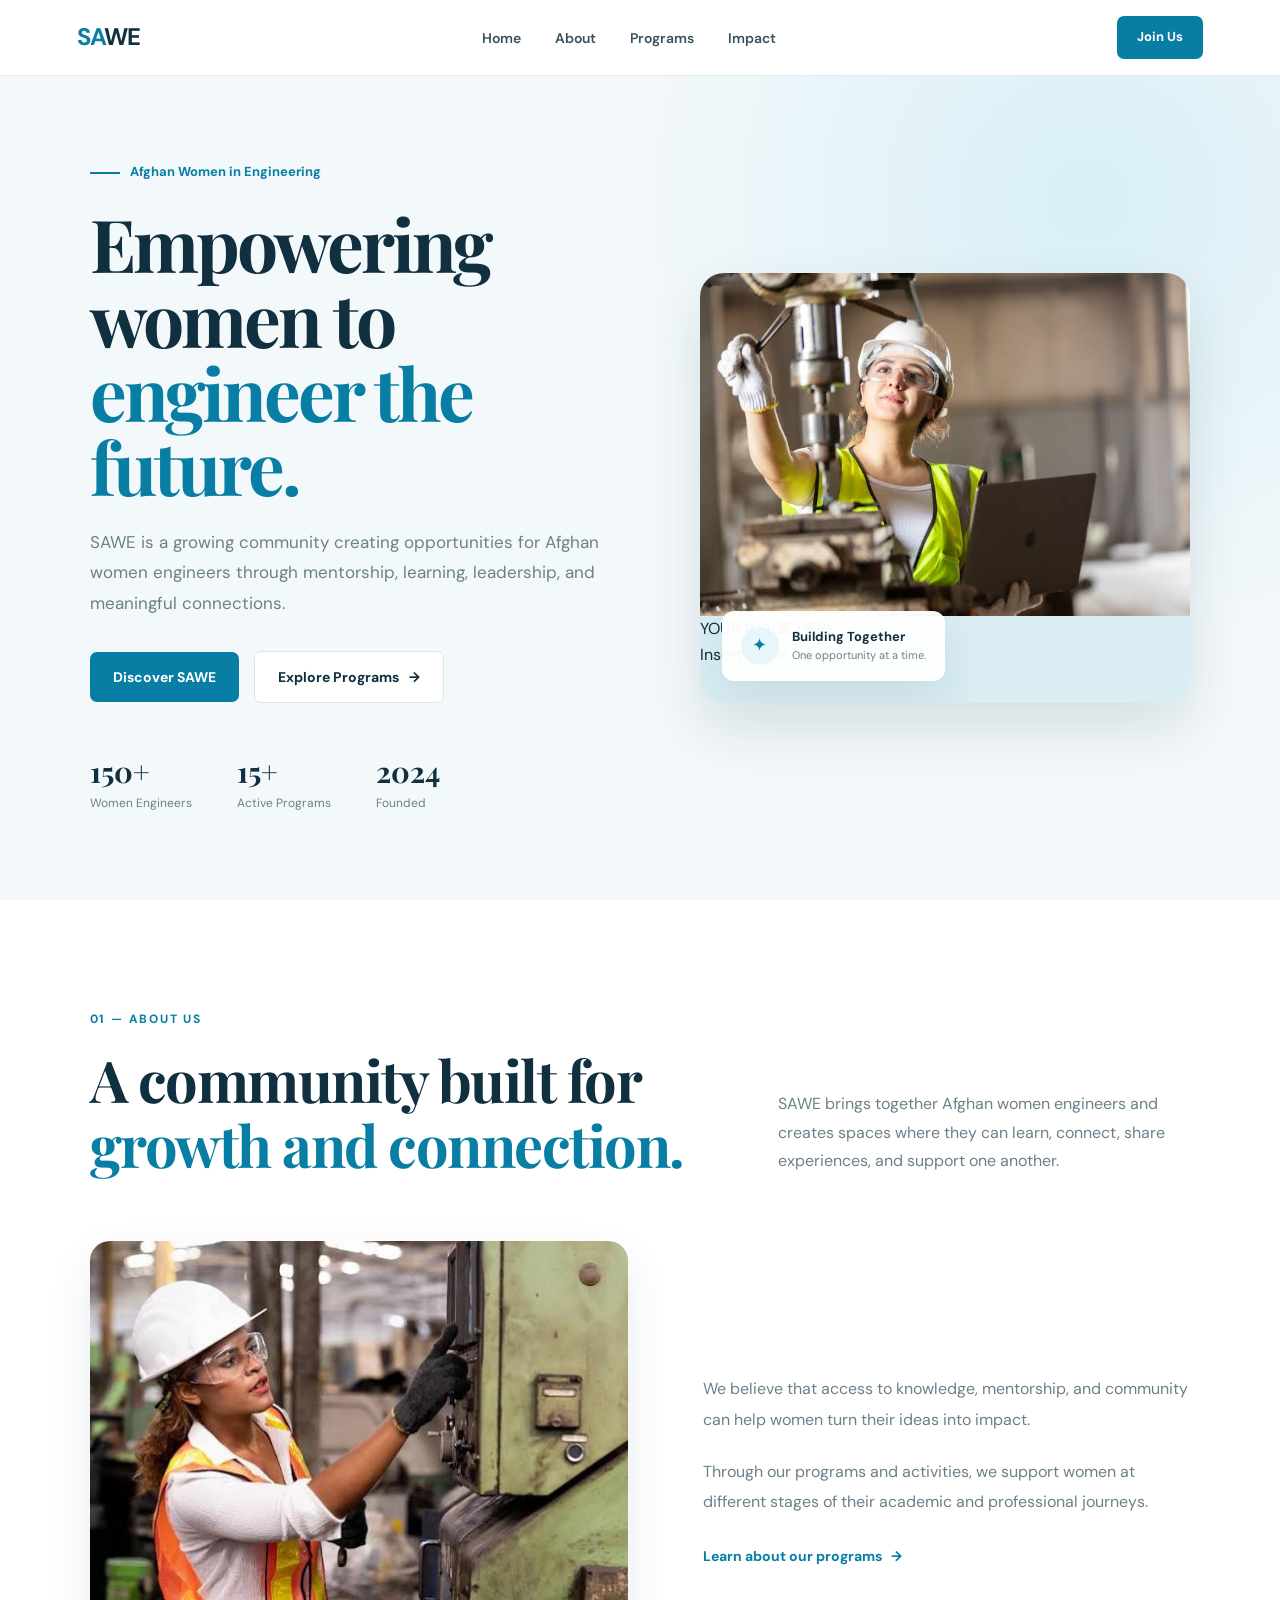
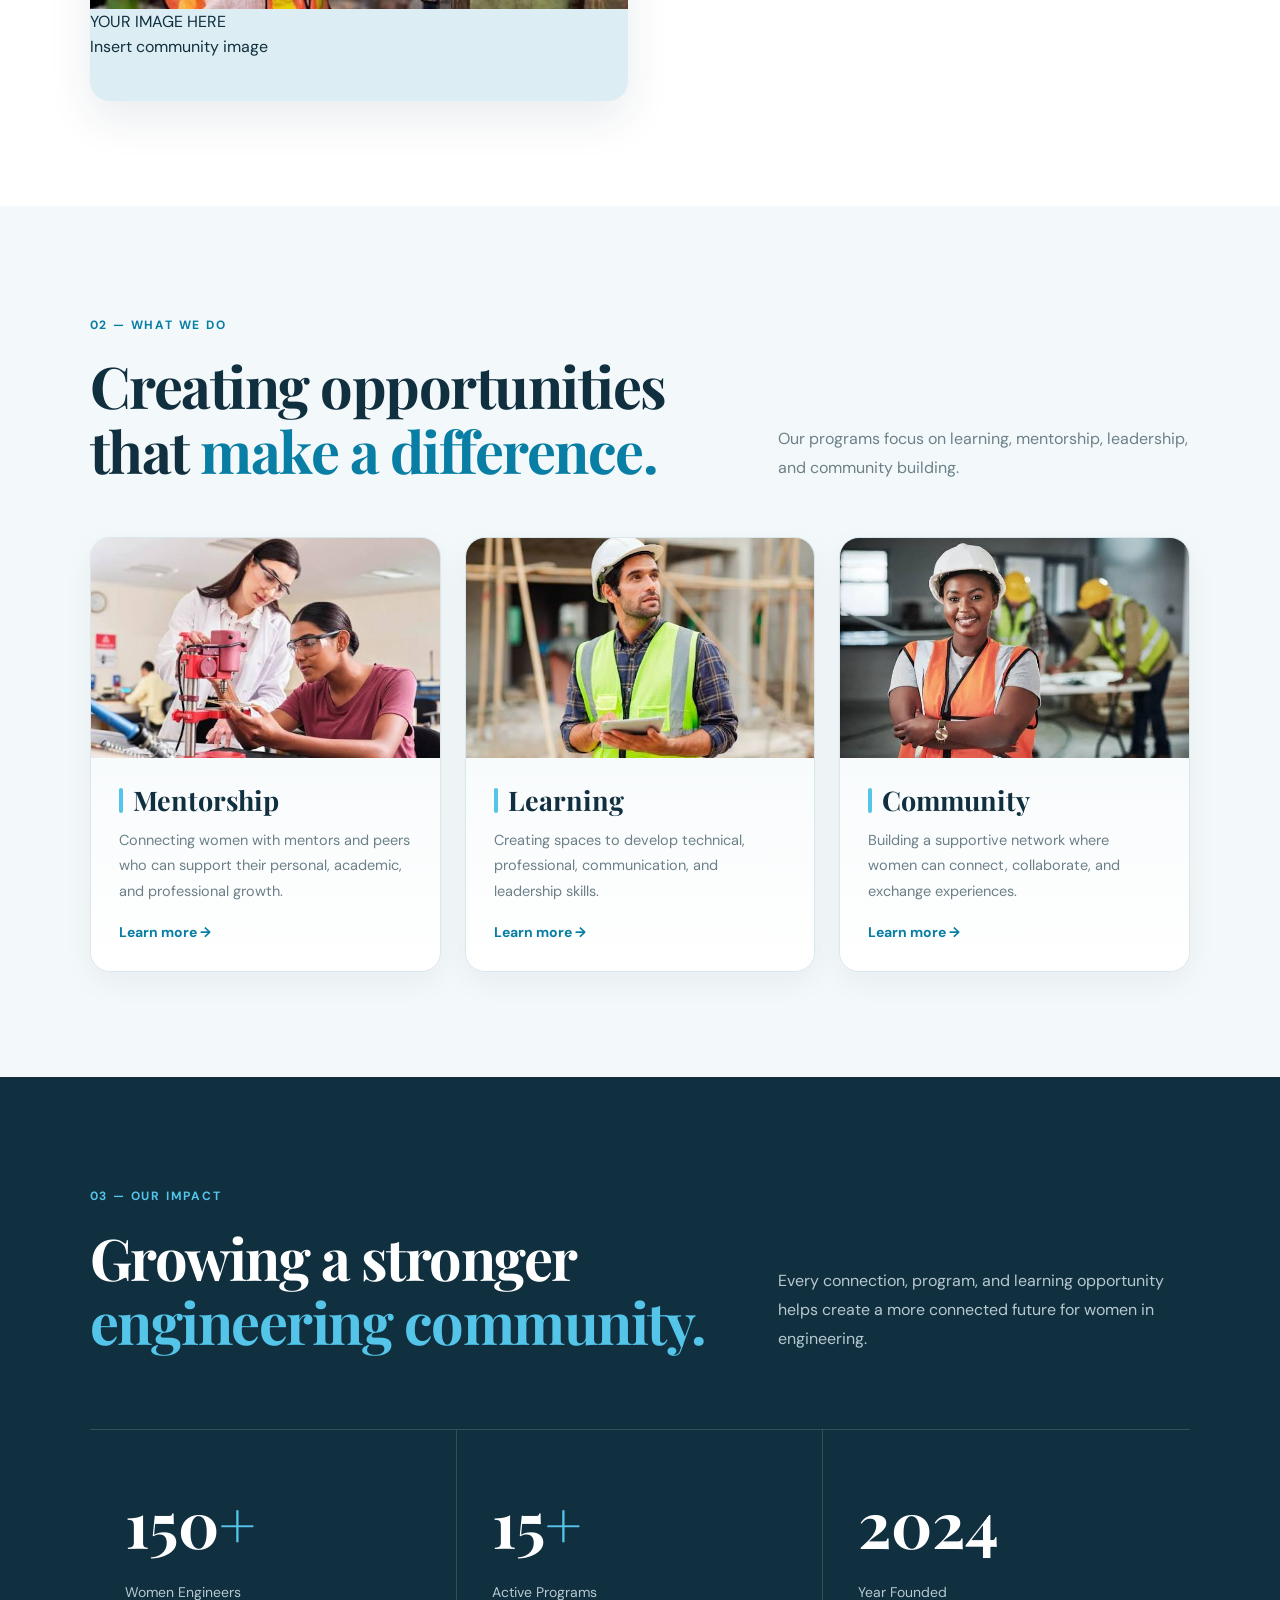
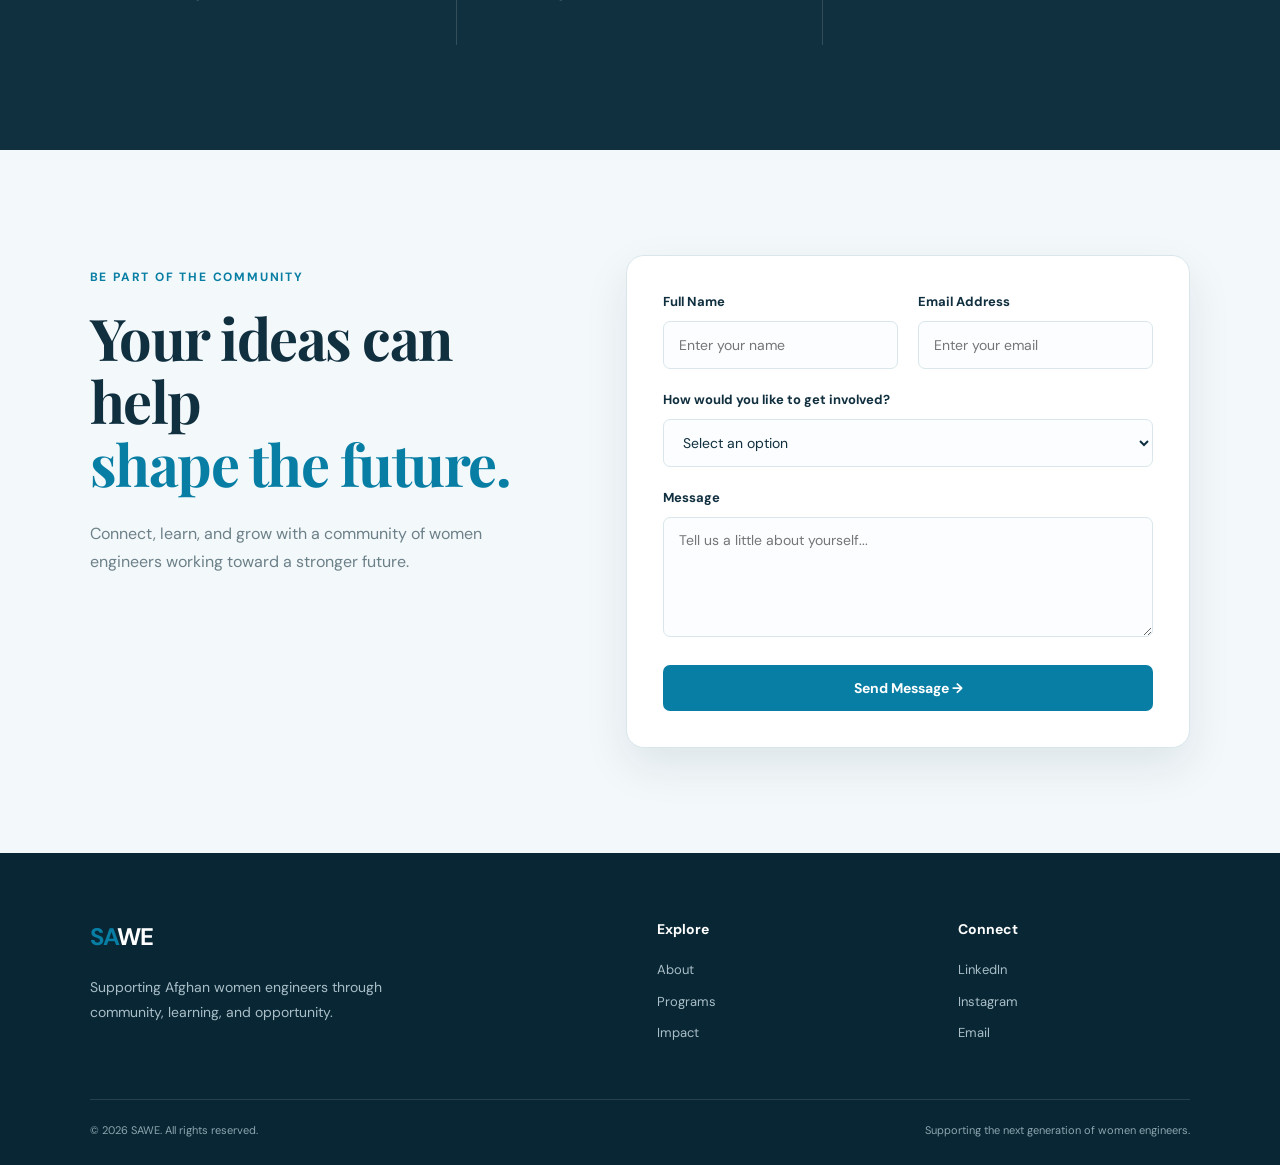
<file: Task-1/index.html>
<!DOCTYPE html>
<html lang="en">

<head>
    <meta charset="UTF-8">
    <meta name="viewport" content="width=device-width, initial-scale=1.0">

    <title>SAWE | Afghan Women in Engineering</title>

    <link rel="preconnect" href="https://fonts.googleapis.com">
    <link rel="preconnect" href="https://fonts.gstatic.com" crossorigin>

    <link
        href="https://fonts.googleapis.com/css2?family=DM+Sans:wght@400;500;600;700&family=Playfair+Display:wght@600;700&display=swap"
        rel="stylesheet">

    <link rel="stylesheet" href="style.css">
</head>

<body>

    <header class="navbar">

        <a href="#home" class="logo">
            <span>SA</span>WE
        </a>

        <nav>
            <ul class="nav-links">
                <li>
                    <a href="#home">Home</a>
                </li>

                <li>
                    <a href="#about">About</a>
                </li>

                <li>
                    <a href="#programs">Programs</a>
                </li>

                <li>
                    <a href="#impact">Impact</a>
                </li>
            </ul>
        </nav>

        <a href="#get-involved" class="nav-button">
            Join Us
        </a>

    </header>

    <main>

        <section id="home" class="hero">

            <div class="hero-content">

                <div class="hero-label">
                    <span></span>
                    Afghan Women in Engineering
                </div>

                <h1>
                    Empowering women to
                    <span>engineer the future.</span>
                </h1>

                <p class="hero-description">
                    SAWE is a growing community creating opportunities for Afghan
                    women engineers through mentorship, learning, leadership,
                    and meaningful connections.
                </p>

                <div class="hero-buttons">

                    <a href="#about" class="primary-button">
                        Discover SAWE
                    </a>

                    <a href="#programs" class="secondary-button">
                        Explore Programs
                        <span>→</span>
                    </a>

                </div>

                <div class="hero-stats">

                    <div>
                        <strong>150+</strong>
                        <p>Women Engineers</p>
                    </div>

                    <div>
                        <strong>15+</strong>
                        <p>Active Programs</p>
                    </div>

                    <div>
                        <strong>2024</strong>
                        <p>Founded</p>
                    </div>

                </div>

            </div>

            <div class="hero-image">

                <div class="image-placeholder">
                    <img src="image/images.jpg" alt="">
                    <span>YOUR IMAGE HERE</span>

                    <p>
                        Insert SAWE image
                    </p>

                </div>

                <div class="floating-card">

                    <span class="card-icon">
                        ✦
                    </span>

                    <div>

                        <strong>
                            Building Together
                        </strong>

                        <p>
                            One opportunity at a time.
                        </p>

                    </div>

                </div>

            </div>

        </section>

        <section id="about" class="about section">

            <div class="section-heading">

                <div>

                    <span class="small-label">
                        01 — ABOUT US
                    </span>

                    <h2>
                        A community built for
                        <br>
                        <span>growth and connection.</span>
                    </h2>

                </div>

                <p>
                    SAWE brings together Afghan women engineers and creates
                    spaces where they can learn, connect, share experiences,
                    and support one another.
                </p>

            </div>

            <div class="about-content">

                <div class="about-image">

                    <div class="image-placeholder">
                        <img src="image/images6.jpg" alt="">
                        <span>
                            YOUR IMAGE HERE
                        </span>

                        <p>
                            Insert community image
                        </p>

                    </div>

                </div>

                <div class="about-text">

                    <p>
                        We believe that access to knowledge, mentorship, and
                        community can help women turn their ideas into impact.
                    </p>

                    <p>
                        Through our programs and activities, we support women
                        at different stages of their academic and professional
                        journeys.
                    </p>

                    <a href="#programs" class="text-link">
                        Learn about our programs
                        <span>→</span>
                    </a>

                </div>

            </div>

        </section>

        <section id="programs" class="programs section">

            <div class="section-heading">

                <div>

                    <span class="small-label">
                        02 — WHAT WE DO
                    </span>

                    <h2>
                        Creating opportunities
                        <br>
                        that <span>make a difference.</span>
                    </h2>

                </div>

                <p>
                    Our programs focus on learning, mentorship, leadership,
                    and community building.
                </p>

            </div>

            <div class="program-grid">

                <article class="program-card featured">

                    <div class="program-image">

                        <span>
                            <img src="image/images (2).jpg" alt="">
                        </span>

                        <p>
                            Insert mentorship image
                        </p>

                    </div>

                    <div class="program-content">

                        <h3>
                            Mentorship
                        </h3>

                        <p>
                            Connecting women with mentors and peers who can
                            support their personal, academic, and professional
                            growth.
                        </p>

                        <a href="#">
                            Learn more →
                        </a>

                    </div>

                </article>

                <article class="program-card">

                    <div class="program-image">

                        <span>
                            <img src="image/images (3).jpg" alt="">
                        </span>

                        <p>
                            Insert learning image
                        </p>

                    </div>

                    <div class="program-content">

                        <h3>
                            Learning
                        </h3>

                        <p>
                            Creating spaces to develop technical, professional,
                            communication, and leadership skills.
                        </p>

                        <a href="#">
                            Learn more →
                        </a>

                    </div>

                </article>

                <article class="program-card">

                    <div class="program-image">

                        <span>
                            <img src="image/images (4).jpg" alt="">
                        </span>

                        <p>
                            Insert community image
                        </p>

                    </div>

                    <div class="program-content">

                        <h3>
                            Community
                        </h3>

                        <p>
                            Building a supportive network where women can
                            connect, collaborate, and exchange experiences.
                        </p>

                        <a href="#">
                            Learn more →
                        </a>

                    </div>

                </article>

            </div>

        </section>

        <section id="impact" class="impact section">

            <div class="impact-top">

                <div>

                    <span class="small-label">
                        03 — OUR IMPACT
                    </span>

                    <h2>
                        Growing a stronger
                        <br>
                        <span>engineering community.</span>
                    </h2>

                </div>

                <p>
                    Every connection, program, and learning opportunity helps
                    create a more connected future for women in engineering.
                </p>

            </div>

            <div class="impact-grid">

                <div class="impact-item">

                    <strong>
                        150<span>+</span>
                    </strong>

                    <p>
                        Women Engineers
                    </p>

                </div>

                <div class="impact-item">

                    <strong>
                        15<span>+</span>
                    </strong>

                    <p>
                        Active Programs
                    </p>

                </div>

                <div class="impact-item">

                    <strong>
                        2024
                    </strong>

                    <p>
                        Year Founded
                    </p>

                </div>

            </div>

        </section>

        <section id="get-involved" class="cta-section">

            <div class="cta-content">

                <span class="small-label">
                    BE PART OF THE COMMUNITY
                </span>

                <h2>
                    Your ideas can help
                    <br>
                    <span>shape the future.</span>
                </h2>

                <p>
                    Connect, learn, and grow with a community of women
                    engineers working toward a stronger future.
                </p>

            </div>

            <form class="involvement-form" action="https://formsubmit.ayeshahcharkhi@gmail.com" method="POST">

                <div class="form-row">

                    <div class="form-group">

                        <label for="name">
                            Full Name
                        </label>

                        <input type="text" id="name" name="name" placeholder="Enter your name" required>

                    </div>

                    <div class="form-group">

                        <label for="email">
                            Email Address
                        </label>

                        <input type="email" id="email" name="email" placeholder="Enter your email" required>

                    </div>

                </div>

                <div class="form-group">

                    <label for="interest">
                        How would you like to get involved?
                    </label>

                    <select id="interest" name="interest" required>

                        <option value="">
                            Select an option
                        </option>

                        <option value="mentorship">
                            Mentorship
                        </option>

                        <option value="learning">
                            Learning Programs
                        </option>

                        <option value="community">
                            Community
                        </option>

                        <option value="volunteering">
                            Volunteering
                        </option>

                    </select>

                </div>

                <div class="form-group">

                    <label for="message">
                        Message
                    </label>

                    <textarea id="message" name="message" rows="5"
                        placeholder="Tell us a little about yourself..."></textarea>

                </div>

                <button type="submit" class="form-button">
                    Send Message →
                </button>

            </form>

        </section>

    </main>

    <footer id="contact">

        <div class="footer-top">

            <div class="footer-brand">

                <a href="#home" class="logo">
                    <span>SA</span>WE
                </a>

                <p>
                    Supporting Afghan women engineers through
                    community, learning, and opportunity.
                </p>

            </div>

            <div class="footer-column">

                <h4>
                    Explore
                </h4>

                <a href="#about">
                    About
                </a>

                <a href="#programs">
                    Programs
                </a>

                <a href="#impact">
                    Impact
                </a>

            </div>

            <div class="footer-column">

                <h4>
                    Connect
                </h4>

                <a href="#">
                    LinkedIn
                </a>

                <a href="#">
                    Instagram
                </a>

                <a href="#">
                    Email
                </a>

            </div>

        </div>

        <div class="footer-bottom">

            <p>
                © 2026 SAWE. All rights reserved.
            </p>

            <p>
                Supporting the next generation of women engineers.
            </p>

        </div>

    </footer>

</body>

</html>
</file>
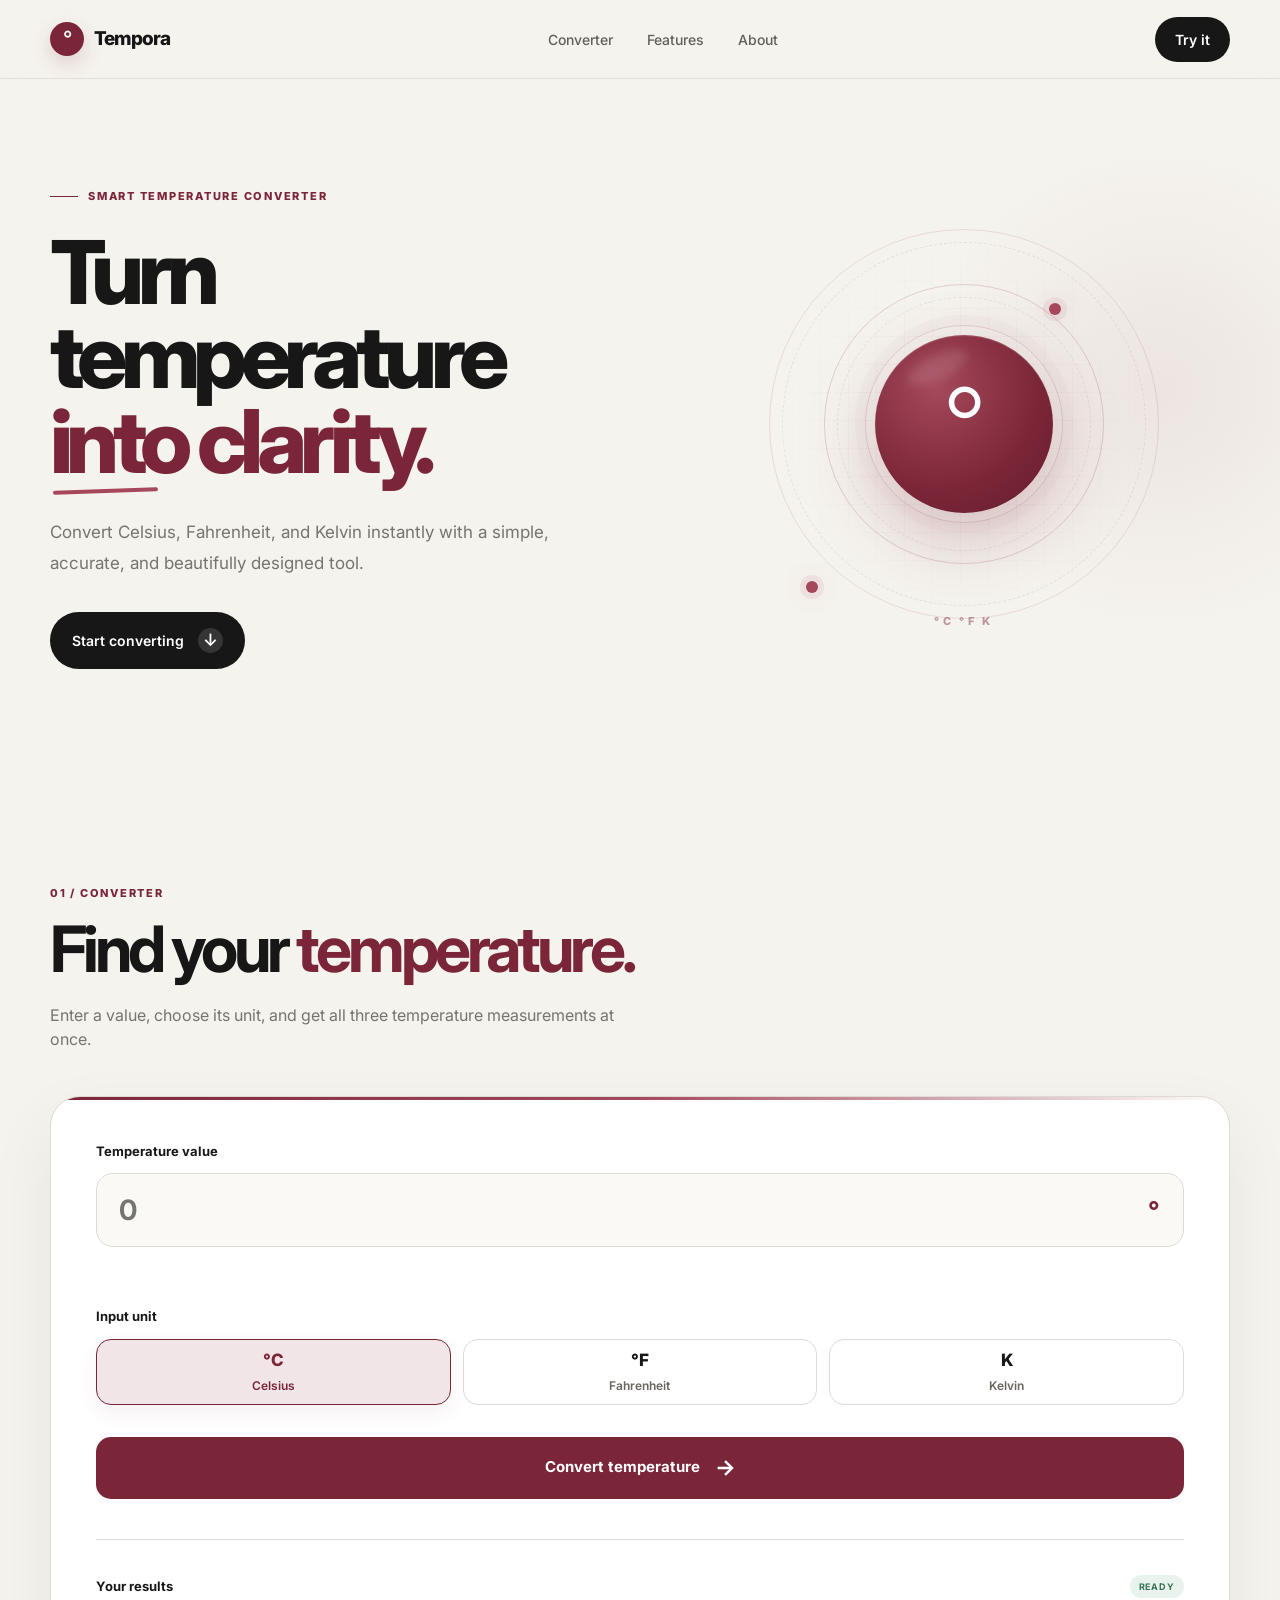
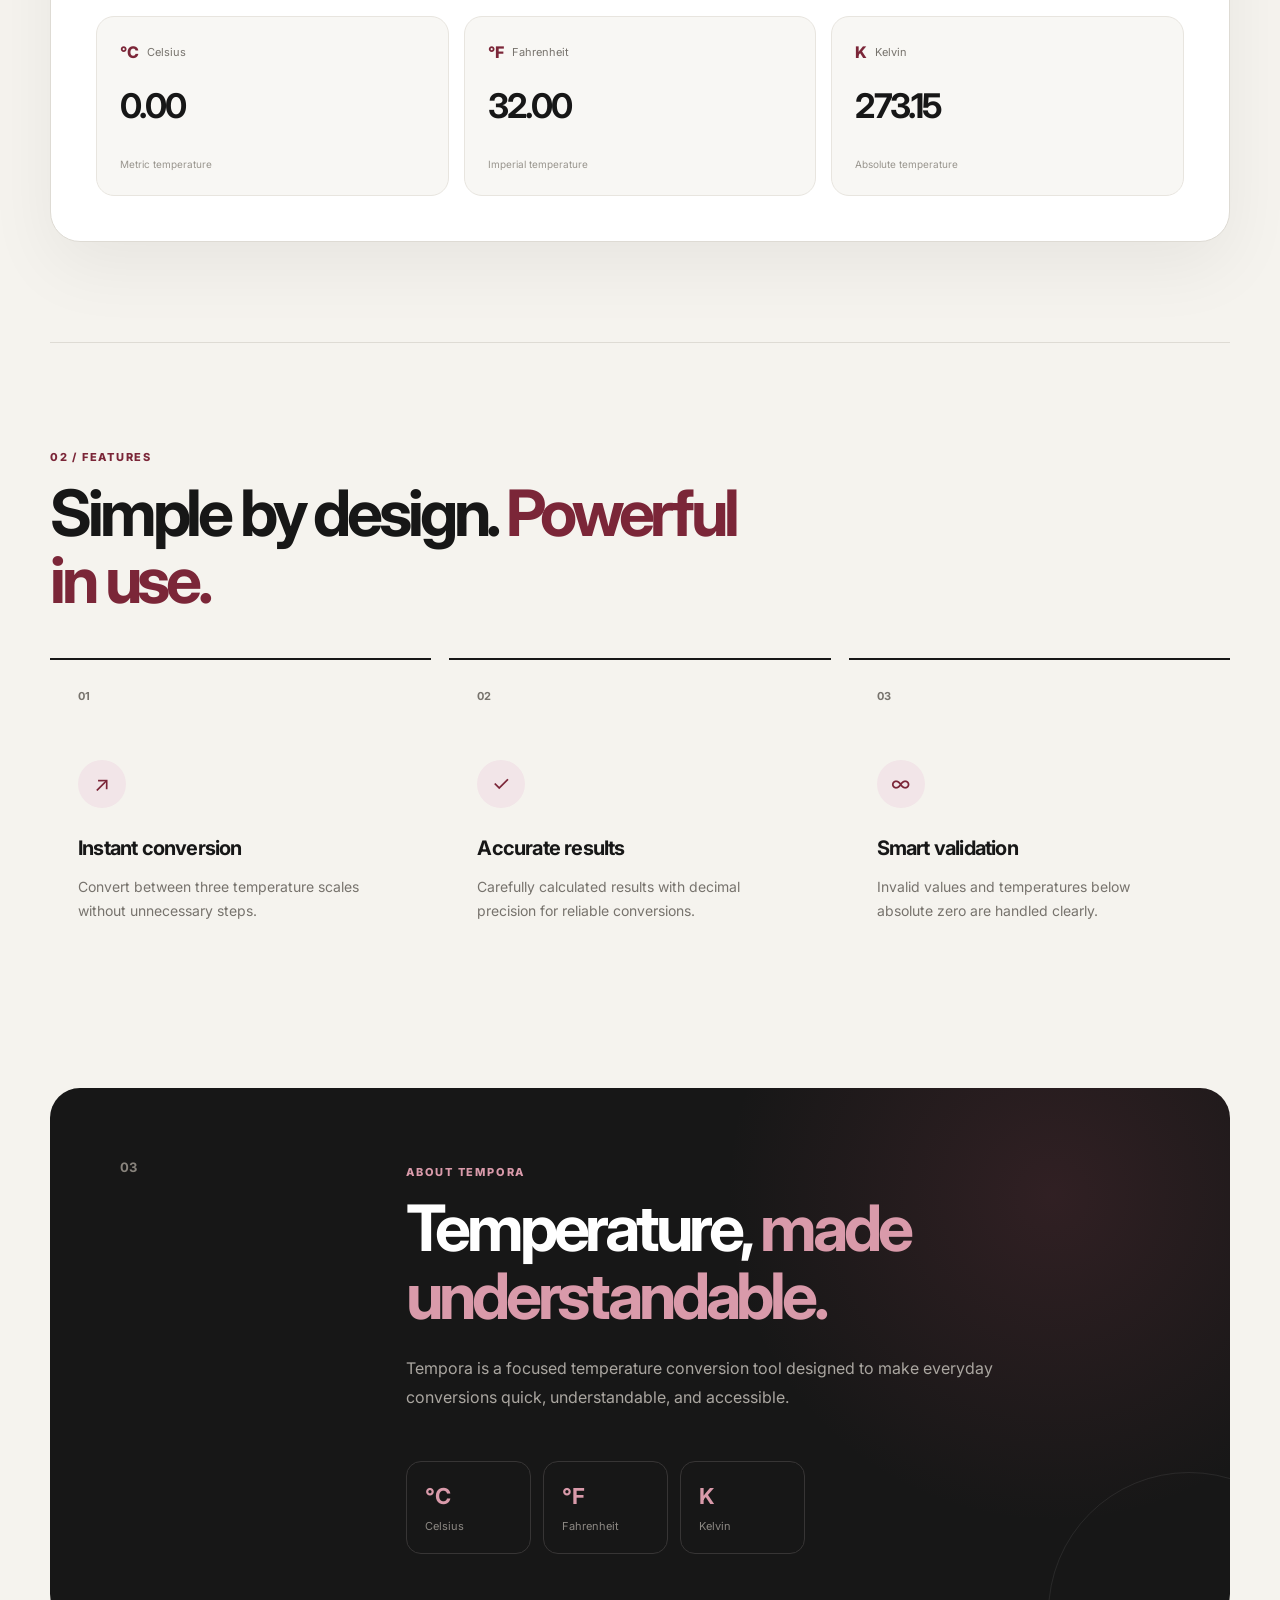
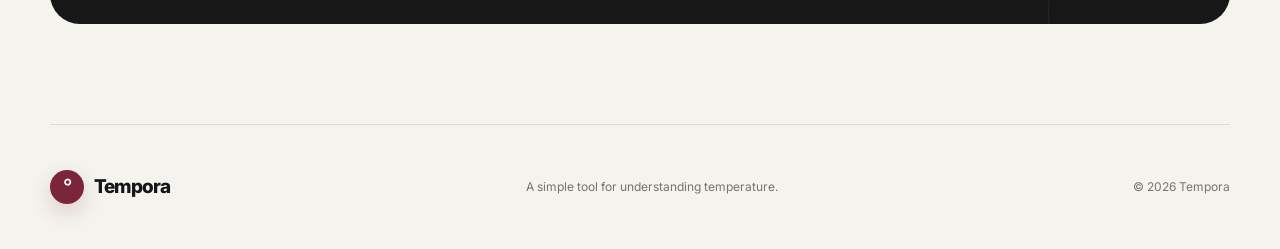
<file: Task-3/index.html>
<!DOCTYPE html>
<html lang="en">

<head>
    <meta charset="UTF-8">
    <meta name="viewport" content="width=device-width, initial-scale=1.0">

    <title>Tempora — Temperature Converter</title>

    <link rel="preconnect" href="https://fonts.googleapis.com">
    <link rel="preconnect" href="https://fonts.gstatic.com" crossorigin>
    <link href="https://fonts.googleapis.com/css2?family=Inter:wght@400;500;600;700;800&display=swap" rel="stylesheet">

    <link rel="stylesheet" href="style.css">
</head>

<body>

    <header class="site-header">
        <nav class="navbar">
            <a href="#" class="brand">
                <span class="brand-icon">°</span>
                <span>Tempora</span>
            </a>

            <div class="nav-links">
                <a href="#converter">Converter</a>
                <a href="#features">Features</a>
                <a href="#about">About</a>
            </div>

            <a href="#converter" class="nav-button">Try it</a>
        </nav>
    </header>

    <main>

        <section class="hero">
            <div class="hero-content">
                <span class="eyebrow">SMART TEMPERATURE CONVERTER</span>

                <h1>
                    Turn temperature
                    <span>into clarity.</span>
                </h1>

                <p>
                    Convert Celsius, Fahrenheit, and Kelvin instantly
                    with a simple, accurate, and beautifully designed tool.
                </p>

                <a href="#converter" class="hero-button">
                    Start converting
                    <span>↓</span>
                </a>
            </div>

            <div class="hero-decoration">
                <div class="temperature-orbit orbit-one"></div>
                <div class="temperature-orbit orbit-two"></div>

                <div class="temperature-core">
                    <span>°</span>
                </div>
            </div>
        </section>

        <section class="converter-section" id="converter">

            <div class="section-heading">
                <span class="section-label">01 / CONVERTER</span>

                <h2>
                    Find your
                    <span>temperature.</span>
                </h2>

                <p>
                    Enter a value, choose its unit, and get all three
                    temperature measurements at once.
                </p>
            </div>

            <div class="converter-card">

                <div class="input-area">
                    <label for="temperature">Temperature value</label>

                    <div class="input-wrapper">
                        <input type="number" id="temperature" placeholder="0" step="any" autocomplete="off">

                        <span class="input-symbol">°</span>
                    </div>

                    <p class="error-message" id="error-message"></p>
                </div>

                <div class="unit-area">
                    <span class="unit-label">Input unit</span>

                    <div class="unit-options">
                        <button class="unit-button active" data-unit="celsius">
                            <span>°C</span>
                            Celsius
                        </button>

                        <button class="unit-button" data-unit="fahrenheit">
                            <span>°F</span>
                            Fahrenheit
                        </button>

                        <button class="unit-button" data-unit="kelvin">
                            <span>K</span>
                            Kelvin
                        </button>
                    </div>
                </div>

                <button class="convert-button" id="convert-button">
                    Convert temperature
                    <span>→</span>
                </button>

                <div class="results-area">

                    <div class="result-heading">
                        <span>Your results</span>
                        <span class="result-status">READY</span>
                    </div>

                    <div class="result-grid">

                        <div class="result-box">
                            <div class="result-top">
                                <span class="result-unit">°C</span>
                                <span class="result-name">Celsius</span>
                            </div>

                            <strong id="celsius-result">0.00</strong>

                            <span class="result-description">
                                Metric temperature
                            </span>
                        </div>

                        <div class="result-box">
                            <div class="result-top">
                                <span class="result-unit">°F</span>
                                <span class="result-name">Fahrenheit</span>
                            </div>

                            <strong id="fahrenheit-result">32.00</strong>

                            <span class="result-description">
                                Imperial temperature
                            </span>
                        </div>

                        <div class="result-box">
                            <div class="result-top">
                                <span class="result-unit">K</span>
                                <span class="result-name">Kelvin</span>
                            </div>

                            <strong id="kelvin-result">273.15</strong>

                            <span class="result-description">
                                Absolute temperature
                            </span>
                        </div>

                    </div>
                </div>

            </div>
        </section>

        <section class="features-section" id="features">

            <div class="section-heading">
                <span class="section-label">02 / FEATURES</span>

                <h2>
                    Simple by design.
                    <span>Powerful in use.</span>
                </h2>
            </div>

            <div class="feature-grid">

                <article class="feature-item">
                    <div class="feature-number">01</div>

                    <div class="feature-icon">↗</div>

                    <h3>Instant conversion</h3>

                    <p>
                        Convert between three temperature scales
                        without unnecessary steps.
                    </p>
                </article>

                <article class="feature-item">
                    <div class="feature-number">02</div>

                    <div class="feature-icon">✓</div>

                    <h3>Accurate results</h3>

                    <p>
                        Carefully calculated results with decimal
                        precision for reliable conversions.
                    </p>
                </article>

                <article class="feature-item">
                    <div class="feature-number">03</div>

                    <div class="feature-icon">∞</div>

                    <h3>Smart validation</h3>

                    <p>
                        Invalid values and temperatures below
                        absolute zero are handled clearly.
                    </p>
                </article>

            </div>
        </section>

        <section class="about-section" id="about">

            <div class="about-number">03</div>

            <div class="about-content">
                <span class="section-label">ABOUT TEMPORA</span>

                <h2>
                    Temperature,
                    <span>made understandable.</span>
                </h2>

                <p>
                    Tempora is a focused temperature conversion tool
                    designed to make everyday conversions quick,
                    understandable, and accessible.
                </p>

                <div class="temperature-scales">
                    <div>
                        <strong>°C</strong>
                        <span>Celsius</span>
                    </div>

                    <div>
                        <strong>°F</strong>
                        <span>Fahrenheit</span>
                    </div>

                    <div>
                        <strong>K</strong>
                        <span>Kelvin</span>
                    </div>
                </div>
            </div>

        </section>

    </main>

    <footer class="site-footer">
        <div class="footer-brand">
            <span class="brand-icon">°</span>
            <span>Tempora</span>
        </div>

        <p>
            A simple tool for understanding temperature.
        </p>

        <span class="footer-copy">
            © 2026 Tempora
        </span>
    </footer>

    <script src="script.js"></script>

</body>

</html>
</file>
<file: Task-1/style.css>
:root {
    --primary: #087ea4;
    --primary-dark: #075b78;
    --accent: #54c4e8;
    --dark: #102f3f;
    --text: #38515d;
    --text-light: #6c8089;
    --light: #f3f8fa;
    --white: #ffffff;
    --border: #d9e7ec;
    --card-bg: #f8fbfc;
    --shadow: 0 18px 45px rgba(16, 47, 63, 0.09);
}

* {
    margin: 0;
    padding: 0;
    box-sizing: border-box;
}

html {
    scroll-behavior: smooth;
}

body {
    font-family: "DM Sans", sans-serif;
    color: var(--dark);
    background: var(--white);
    line-height: 1.6;
}

img {
    max-width: 100%;
}

a {
    text-decoration: none;
    color: inherit;
}

ul {
    list-style: none;
}

.navbar {
    position: sticky;
    top: 0;
    z-index: 1000;
    width: 100%;
    min-height: 76px;
    display: flex;
    align-items: center;
    justify-content: space-between;
    padding: 0 6%;
    background: rgba(255, 255, 255, 0.95);
    border-bottom: 1px solid rgba(220, 232, 237, 0.8);
    backdrop-filter: blur(14px);
}

.logo {
    color: var(--dark);
    font-size: 24px;
    font-weight: 700;
    letter-spacing: -1px;
}

.logo span {
    color: var(--primary);
}

.nav-links {
    display: flex;
    align-items: center;
    gap: 34px;
}

.nav-links a {
    position: relative;
    color: var(--text);
    font-size: 14px;
    font-weight: 600;
    transition: color 0.3s ease;
}

.nav-links a::after {
    content: "";
    position: absolute;
    left: 0;
    bottom: -7px;
    width: 0;
    height: 2px;
    background: var(--primary);
    transition: width 0.3s ease;
}

.nav-links a:hover {
    color: var(--primary);
}

.nav-links a:hover::after {
    width: 100%;
}

.nav-button {
    padding: 11px 20px;
    background: var(--primary);
    color: var(--white);
    border-radius: 7px;
    font-size: 13px;
    font-weight: 700;
    transition: 0.3s ease;
}

.nav-button:hover {
    background: var(--primary-dark);
    transform: translateY(-2px);
}

.section {
    padding: 105px 7%;
}

.small-label {
    display: inline-block;
    margin-bottom: 18px;
    color: var(--primary);
    font-size: 12px;
    font-weight: 700;
    letter-spacing: 1.8px;
}

.section-heading {
    display: grid;
    grid-template-columns: 1.2fr 0.8fr;
    gap: 70px;
    align-items: end;
}

.section-heading h2,
.impact-top h2 {
    font-family: "Playfair Display", serif;
    color: var(--dark);
    font-size: clamp(38px, 4.5vw, 58px);
    line-height: 1.12;
    letter-spacing: -1.5px;
}

.section-heading h2 span,
.impact-top h2 span {
    color: var(--primary);
}

.section-heading>p,
.impact-top>p {
    max-width: 480px;
    color: var(--text-light);
    font-size: 16px;
    line-height: 1.8;
}

.hero {
    min-height: calc(100vh - 76px);
    display: grid;
    grid-template-columns: 1fr 0.9fr;
    align-items: center;
    gap: 65px;
    padding: 75px 7%;
    background:
        radial-gradient(circle at 85% 15%,
            rgba(84, 196, 232, 0.17),
            transparent 35%),
        var(--light);
}

.hero-content {
    max-width: 700px;
}

.hero-label {
    display: flex;
    align-items: center;
    gap: 10px;
    margin-bottom: 23px;
    color: var(--primary);
    font-size: 13px;
    font-weight: 700;
}

.hero-label span {
    width: 30px;
    height: 2px;
    background: var(--primary);
}

.hero h1 {
    margin-bottom: 23px;
    font-family: "Playfair Display", serif;
    color: var(--dark);
    font-size: clamp(50px, 5.7vw, 78px);
    line-height: 1.02;
    letter-spacing: -3px;
}

.hero h1 span {
    display: block;
    color: var(--primary);
}

.hero-description {
    max-width: 610px;
    margin-bottom: 32px;
    color: var(--text-light);
    font-size: 17px;
    line-height: 1.8;
}

.hero-buttons {
    display: flex;
    align-items: center;
    gap: 15px;
    margin-bottom: 45px;
}

.primary-button,
.secondary-button {
    display: inline-flex;
    align-items: center;
    justify-content: center;
    gap: 10px;
    padding: 14px 23px;
    border-radius: 7px;
    font-size: 14px;
    font-weight: 700;
    transition: 0.3s ease;
}

.primary-button {
    background: var(--primary);
    color: var(--white);
}

.primary-button:hover {
    background: var(--primary-dark);
    transform: translateY(-2px);
}

.secondary-button {
    background: var(--white);
    border: 1px solid var(--border);
    color: var(--dark);
}

.secondary-button:hover {
    border-color: var(--primary);
    color: var(--primary);
    transform: translateY(-2px);
}

.hero-stats {
    display: flex;
    align-items: center;
    gap: 45px;
}

.hero-stats strong {
    display: block;
    color: var(--dark);
    font-family: "Playfair Display", serif;
    font-size: 29px;
}

.hero-stats p {
    color: var(--text-light);
    font-size: 12px;
}

.hero-image {
    position: relative;
    width: 100%;
    height: 430px;
    overflow: hidden;
    border-radius: 24px;
    background: #d9edf3;
    box-shadow: 0 25px 55px rgba(16, 47, 63, 0.12);
}

.hero-image img {
    width: 100%;
    height: 100%;
    display: block;
    object-fit: cover;
    object-position: center;
}

.floating-card {
    position: absolute;
    left: 22px;
    bottom: 22px;
    display: flex;
    align-items: center;
    gap: 13px;
    padding: 16px 19px;
    background: rgba(255, 255, 255, 0.96);
    border-radius: 12px;
    box-shadow: var(--shadow);
}

.card-icon {
    width: 38px;
    height: 38px;
    display: flex;
    align-items: center;
    justify-content: center;
    border-radius: 50%;
    background: #e7f6fa;
    color: var(--primary);
    font-size: 18px;
}

.floating-card strong {
    display: block;
    color: var(--dark);
    font-size: 13px;
}

.floating-card p {
    color: var(--text-light);
    font-size: 11px;
}

.about {
    background: var(--white);
}

.about-content {
    display: grid;
    grid-template-columns: 1.05fr 0.95fr;
    gap: 75px;
    align-items: center;
    margin-top: 65px;
}

.about-image {
    width: 100%;
    height: 460px;
    overflow: hidden;
    border-radius: 20px;
    background: #dceef3;
    box-shadow: var(--shadow);
}

.about-image img {
    width: 100%;
    height: 100%;
    display: block;
    object-fit: cover;
    object-position: center;
}

.about-text {
    max-width: 550px;
}

.about-text p {
    margin-bottom: 22px;
    color: var(--text-light);
    font-size: 16px;
    line-height: 1.9;
}

.text-link {
    display: inline-flex;
    align-items: center;
    gap: 9px;
    margin-top: 5px;
    color: var(--primary);
    font-size: 14px;
    font-weight: 700;
    transition: gap 0.3s ease;
}

.text-link:hover {
    gap: 14px;
}

.programs {
    background: var(--light);
}

.program-grid {
    display: grid;
    grid-template-columns: repeat(3, 1fr);
    gap: 24px;
    margin-top: 55px;
}

.program-card {
    position: relative;
    overflow: hidden;
    background: var(--card-bg);
    border: 1px solid var(--border);
    border-radius: 20px;
    box-shadow: 0 10px 30px rgba(16, 47, 63, 0.05);
    transition:
        transform 0.35s ease,
        box-shadow 0.35s ease;
}

.program-card::after {
    content: "";
    position: absolute;
    left: 0;
    bottom: 0;
    width: 100%;
    height: 4px;
    background: var(--primary);
    transform: scaleX(0);
    transform-origin: left;
    transition: transform 0.35s ease;
}

.program-card:hover {
    transform: translateY(-8px);
    box-shadow: 0 22px 45px rgba(16, 47, 63, 0.13);
}

.program-card:hover::after {
    transform: scaleX(1);
}

.program-image {
    width: 100%;
    height: 220px;
    overflow: hidden;
    background: #dceef3;
}

.program-image img {
    width: 100%;
    height: 100%;
    display: block;
    object-fit: cover;
    object-position: center;
    transition: transform 0.5s ease;
}

.program-card:hover .program-image img {
    transform: scale(1.05);
}

.program-content {
    padding: 26px 28px 27px;
    background:
        linear-gradient(180deg,
            #f8fbfc 0%,
            #ffffff 100%);
}

.program-content h3 {
    position: relative;
    margin-bottom: 11px;
    padding-left: 14px;
    color: var(--dark);
    font-family: "Playfair Display", serif;
    font-size: 27px;
    line-height: 1.2;
}

.program-content h3::before {
    content: "";
    position: absolute;
    left: 0;
    top: 4px;
    width: 4px;
    height: 25px;
    border-radius: 4px;
    background: var(--accent);
}

.program-content p {
    margin: 0;
    color: var(--text-light);
    font-size: 14.5px;
    line-height: 1.75;
}

.program-content a {
    display: inline-flex;
    align-items: center;
    margin-top: 17px;
    color: var(--primary);
    font-size: 14px;
    font-weight: 700;
    transition:
        color 0.3s ease,
        transform 0.3s ease;
}

.program-content a:hover {
    color: var(--primary-dark);
    transform: translateX(5px);
}

.impact {
    background: var(--dark);
    color: var(--white);
}

.impact-top {
    display: grid;
    grid-template-columns: 1.2fr 0.8fr;
    gap: 70px;
    align-items: end;
}

.impact-top h2 {
    color: var(--white);
}

.impact-top h2 span {
    color: var(--accent);
}

.impact-top>p {
    color: #b7c9d0;
}

.impact .small-label {
    color: var(--accent);
}

.impact-grid {
    display: grid;
    grid-template-columns: repeat(3, 1fr);
    margin-top: 75px;
    border-top: 1px solid rgba(255, 255, 255, 0.15);
}

.impact-item {
    padding: 42px 35px;
    border-right: 1px solid rgba(255, 255, 255, 0.15);
}

.impact-item:last-child {
    border-right: none;
}

.impact-item strong {
    display: block;
    margin-bottom: 7px;
    color: var(--white);
    font-family: "Playfair Display", serif;
    font-size: clamp(42px, 5vw, 65px);
}

.impact-item strong span {
    color: var(--accent);
}

.impact-item p {
    color: #b7c9d0;
    font-size: 14px;
}

.cta-section {
    display: grid;
    grid-template-columns: 0.9fr 1.1fr;
    gap: 75px;
    padding: 105px 7%;
    background: var(--light);
}

.cta-content {
    padding-top: 8px;
}

.cta-content h2 {
    margin-bottom: 24px;
    color: var(--dark);
    font-family: "Playfair Display", serif;
    font-size: clamp(40px, 4.5vw, 58px);
    line-height: 1.1;
    letter-spacing: -1.5px;
}

.cta-content h2 span {
    color: var(--primary);
}

.cta-content>p {
    max-width: 480px;
    color: var(--text-light);
    font-size: 16px;
    line-height: 1.8;
}

.involvement-form {
    padding: 36px;
    background: var(--white);
    border: 1px solid var(--border);
    border-radius: 18px;
    box-shadow: var(--shadow);
}

.form-row {
    display: grid;
    grid-template-columns: 1fr 1fr;
    gap: 20px;
}

.form-group {
    margin-bottom: 21px;
}

.form-group label {
    display: block;
    margin-bottom: 8px;
    color: var(--dark);
    font-size: 13px;
    font-weight: 700;
}

.form-group input,
.form-group select,
.form-group textarea {
    width: 100%;
    padding: 13px 15px;
    border: 1px solid var(--border);
    border-radius: 7px;
    outline: none;
    background: #fbfdfe;
    color: var(--dark);
    font-family: "DM Sans", sans-serif;
    font-size: 14px;
    transition:
        border-color 0.3s ease,
        box-shadow 0.3s ease;
}

.form-group input,
.form-group select {
    height: 48px;
}

.form-group textarea {
    min-height: 120px;
    resize: vertical;
}

.form-group input:focus,
.form-group select:focus,
.form-group textarea:focus {
    border-color: var(--primary);
    box-shadow: 0 0 0 3px rgba(8, 126, 164, 0.08);
}

.form-button {
    width: 100%;
    padding: 14px 20px;
    border: none;
    border-radius: 7px;
    background: var(--primary);
    color: var(--white);
    font-family: "DM Sans", sans-serif;
    font-size: 14px;
    font-weight: 700;
    cursor: pointer;
    transition: 0.3s ease;
}

.form-button:hover {
    background: var(--primary-dark);
    transform: translateY(-2px);
}

footer {
    padding: 65px 7% 25px;
    background: #092634;
    color: var(--white);
}

.footer-top {
    display: grid;
    grid-template-columns: 1.5fr 0.7fr 0.7fr;
    gap: 70px;
    padding-bottom: 55px;
}

.footer-brand {
    max-width: 350px;
}

.footer-brand .logo {
    display: inline-block;
    margin-bottom: 18px;
    color: var(--white);
}

.footer-brand p {
    color: #a9bec7;
    font-size: 14px;
    line-height: 1.8;
}

.footer-column {
    display: flex;
    flex-direction: column;
    gap: 11px;
}

.footer-column h4 {
    margin-bottom: 8px;
    color: var(--white);
    font-size: 14px;
}

.footer-column a {
    width: fit-content;
    color: #a9bec7;
    font-size: 13px;
    transition: color 0.3s ease;
}

.footer-column a:hover {
    color: var(--accent);
}

.footer-bottom {
    display: flex;
    justify-content: space-between;
    gap: 20px;
    padding-top: 22px;
    border-top: 1px solid rgba(255, 255, 255, 0.12);
    color: #8da6b0;
    font-size: 11px;
}

@media (max-width: 1000px) {

    .nav-links {
        gap: 20px;
    }

    .hero {
        grid-template-columns: 1fr;
        padding-top: 65px;
        padding-bottom: 75px;
    }

    .hero-image {
        height: 430px;
    }

    .section-heading,
    .impact-top {
        grid-template-columns: 1fr;
        gap: 25px;
    }

    .about-content {
        grid-template-columns: 1fr;
        gap: 45px;
    }

    .about-image {
        height: 430px;
    }

    .program-grid {
        grid-template-columns: 1fr 1fr;
    }

    .cta-section {
        grid-template-columns: 1fr;
        gap: 45px;
    }
}

@media (max-width: 700px) {

    .navbar {
        min-height: 70px;
        padding: 0 5%;
    }

    .nav-links {
        display: none;
    }

    .nav-button {
        padding: 10px 16px;
        font-size: 12px;
    }

    .section {
        padding: 80px 5%;
    }

    .hero {
        padding: 60px 5% 70px;
        gap: 42px;
    }

    .hero h1 {
        font-size: 50px;
        letter-spacing: -2px;
    }

    .hero-description {
        font-size: 15px;
    }

    .hero-buttons {
        flex-direction: column;
        align-items: stretch;
        margin-bottom: 40px;
    }

    .primary-button,
    .secondary-button {
        width: 100%;
    }

    .hero-stats {
        gap: 25px;
        flex-wrap: wrap;
    }

    .hero-stats strong {
        font-size: 25px;
    }

    .hero-image {
        height: 380px;
        border-radius: 18px;
    }

    .floating-card {
        left: 15px;
        right: 15px;
        bottom: 15px;
    }

    .section-heading h2,
    .impact-top h2 {
        font-size: 40px;
    }

    .about-content {
        margin-top: 45px;
    }

    .about-image {
        height: 360px;
    }

    .program-grid {
        grid-template-columns: 1fr;
        gap: 22px;
    }

    .program-image {
        height: 230px;
    }

    .program-content {
        padding: 25px 24px 27px;
    }

    .program-content h3 {
        font-size: 26px;
    }

    .impact-grid {
        grid-template-columns: 1fr;
        margin-top: 55px;
    }

    .impact-item {
        padding: 30px 0;
        border-right: none;
        border-bottom: 1px solid rgba(255, 255, 255, 0.15);
    }

    .impact-item:last-child {
        border-bottom: none;
    }

    .cta-section {
        padding: 80px 5%;
    }

    .involvement-form {
        padding: 25px 20px;
    }

    .form-row {
        grid-template-columns: 1fr;
        gap: 0;
    }

    .footer-top {
        grid-template-columns: 1fr 1fr;
        gap: 45px;
    }

    .footer-brand {
        grid-column: 1 / -1;
    }

    .footer-bottom {
        flex-direction: column;
    }
}

@media (max-width: 450px) {

    .logo {
        font-size: 21px;
    }

    .nav-button {
        padding: 9px 13px;
    }

    .hero h1 {
        font-size: 42px;
    }

    .hero-stats {
        display: grid;
        grid-template-columns: 1fr 1fr;
        gap: 22px;
    }

    .hero-stats div:last-child {
        grid-column: 1 / -1;
    }

    .hero-image {
        height: 330px;
    }

    .floating-card {
        padding: 13px 15px;
    }

    .section-heading h2,
    .impact-top h2 {
        font-size: 35px;
    }

    .about-image {
        height: 310px;
    }

    .program-image {
        height: 210px;
    }

    .program-content h3 {
        font-size: 24px;
    }

    .cta-content h2 {
        font-size: 37px;
    }

    .footer-top {
        grid-template-columns: 1fr;
    }
}
</file>
<file: Task-3/style.css>
:root {

    --background: #f5f3ee;
    --surface: #ffffff;
    --surface-soft: #faf9f6;
    --dark: #171717;
    --dark-soft: #292727;
    --muted: #77736d;
    --muted-light: #aaa59d;
    --border: #dedbd4;
    --border-light: #ebe8e2;
    --accent: #7b2638;
    --accent-light: #a5485b;
    --accent-soft: #f2e5e8;
    --warm: #b85a45;
    --cool: #536d9b;
    --success: #397153;
    --white: #ffffff;
    --radius: 24px;
    --container: 1180px;

}

* {

    margin: 0;
    padding: 0;
    box-sizing: border-box;

}

html {

    scroll-behavior: smooth;

}

body {

    background: var(--background);
    color: var(--dark);
    font-family: "Inter", sans-serif;
    line-height: 1.5;
    overflow-x: hidden;

}

a {

    color: inherit;
    text-decoration: none;

}

button,
input {

    font: inherit;

}

button {

    cursor: pointer;

}

.site-header {

    width: 100%;
    position: sticky;
    top: 0;
    z-index: 100;
    background: rgba(245, 243, 238, 0.86);
    backdrop-filter: blur(18px);
    -webkit-backdrop-filter: blur(18px);
    border-bottom: 1px solid rgba(222, 219, 212, 0.8);

}

.navbar {

    width: min(var(--container), calc(100% - 40px));
    min-height: 78px;
    margin: auto;
    display: flex;
    align-items: center;
    justify-content: space-between;
    gap: 30px;

}

.brand,
.footer-brand {

    display: flex;
    align-items: center;
    gap: 10px;
    font-size: 19px;
    font-weight: 800;
    letter-spacing: -0.04em;

}

.brand-icon {

    width: 34px;
    height: 34px;
    display: grid;
    place-items: center;
    border-radius: 50%;
    background: var(--accent);
    color: white;
    font-size: 21px;
    font-weight: 500;
    box-shadow:
        0 8px 20px rgba(123, 38, 56, 0.18);

}

.nav-links {

    display: flex;
    align-items: center;
    gap: 34px;

}

.nav-links a {

    position: relative;
    color: #625f5a;
    font-size: 14px;
    font-weight: 500;
    transition: color 0.25s ease;

}

.nav-links a::after {

    content: "";
    position: absolute;
    left: 0;
    bottom: -7px;
    width: 0;
    height: 1px;
    background: var(--accent);
    transition: width 0.25s ease;

}

.nav-links a:hover {

    color: var(--accent);

}

.nav-links a:hover::after {

    width: 100%;

}

.nav-button,
.hero-button {

    display: inline-flex;
    align-items: center;
    justify-content: center;
    gap: 14px;
    background: var(--dark);
    color: white;
    border-radius: 100px;
    font-size: 14px;
    font-weight: 600;
    transition:
        background 0.3s ease,
        transform 0.3s ease,
        box-shadow 0.3s ease;

}

.nav-button {

    padding: 12px 20px;

}

.nav-button:hover,
.hero-button:hover {

    background: var(--accent);
    transform: translateY(-3px);
    box-shadow:
        0 12px 30px rgba(123, 38, 56, 0.18);

}

.hero {

    width: min(var(--container), calc(100% - 40px));
    min-height: 700px;
    margin: auto;
    display: grid;
    grid-template-columns: 1.05fr 0.95fr;
    align-items: center;
    gap: 60px;
    padding: 100px 0 110px;
    position: relative;

}

.hero::before {

    content: "";
    position: absolute;
    width: 500px;
    height: 500px;
    right: -180px;
    top: 60px;
    border-radius: 50%;
    background:
        radial-gradient(circle,
            rgba(123, 38, 56, 0.07),
            transparent 68%);
    pointer-events: none;

}

.hero-content {

    max-width: 650px;
    position: relative;
    z-index: 2;

}

.eyebrow,
.section-label {

    display: inline-block;
    color: var(--accent);
    font-size: 11px;
    font-weight: 800;
    letter-spacing: 0.16em;

}

.eyebrow {

    margin-bottom: 25px;
    display: inline-flex;
    align-items: center;
    gap: 10px;

}

.eyebrow::before {

    content: "";
    width: 28px;
    height: 1px;
    background: var(--accent);

}

.hero h1 {

    max-width: 720px;
    font-size: clamp(52px, 7vw, 88px);
    line-height: 0.96;
    letter-spacing: -0.075em;
    font-weight: 800;

}

.hero h1 span {

    display: block;
    color: var(--accent);
    position: relative;

}

.hero h1 span::after {

    content: "";
    position: absolute;
    left: 3px;
    bottom: -10px;
    width: 105px;
    height: 4px;
    border-radius: 10px;
    background: var(--accent-light);
    transform: rotate(-2deg);

}

.hero-content>p {

    max-width: 530px;
    margin: 34px 0;
    color: var(--muted);
    font-size: 17px;
    line-height: 1.8;

}

.hero-button {

    padding: 16px 22px;

}

.hero-button span {

    width: 25px;
    height: 25px;
    display: grid;
    place-items: center;
    border-radius: 50%;
    background: rgba(255, 255, 255, 0.13);
    font-size: 17px;
    transition: transform 0.3s ease;

}

.hero-button:hover span {

    transform: translateY(3px);

}

.hero-decoration {

    width: 440px;
    height: 440px;
    margin: auto;
    position: relative;
    display: grid;
    place-items: center;
    isolation: isolate;

}

.hero-decoration::before {

    content: "";
    position: absolute;
    inset: 20px;
    border-radius: 50%;
    background-image:
        linear-gradient(rgba(123, 38, 56, 0.055) 1px,
            transparent 1px),
        linear-gradient(90deg,
            rgba(123, 38, 56, 0.055) 1px,
            transparent 1px);
    background-size: 28px 28px;
    mask-image: radial-gradient(circle,
            black 20%,
            transparent 72%);
    -webkit-mask-image: radial-gradient(circle,
            black 20%,
            transparent 72%);
    opacity: 0.7;

}

.temperature-orbit {

    position: absolute;
    border: 1px solid rgba(123, 38, 56, 0.18);
    border-radius: 50%;

}

.orbit-one {

    width: 280px;
    height: 280px;
    animation: orbitPulse 5s ease-in-out infinite;

}

.orbit-two {

    width: 390px;
    height: 390px;
    border-color: rgba(123, 38, 56, 0.12);
    animation: orbitPulse 7s ease-in-out infinite reverse;

}

.orbit-one::before,
.orbit-two::before {

    content: "";
    position: absolute;
    inset: 12px;
    border: 1px dashed rgba(123, 38, 56, 0.10);
    border-radius: 50%;

}

.temperature-orbit::after {

    content: "";
    width: 12px;
    height: 12px;
    position: absolute;
    border-radius: 50%;
    background: var(--accent-light);
    box-shadow:
        0 0 0 6px rgba(165, 72, 91, 0.08),
        0 0 25px rgba(165, 72, 91, 0.25);

}

.orbit-one::after {

    top: 18px;
    right: 42px;

}

.orbit-two::after {

    bottom: 25px;
    left: 36px;

}

.temperature-core {

    width: 178px;
    height: 178px;
    position: relative;
    z-index: 5;
    border-radius: 50%;
    background:
        radial-gradient(circle at 35% 30%,
            #a5485b,
            #7b2638 60%,
            #621c2c);
    color: white;
    display: grid;
    place-items: center;
    font-size: 100px;
    font-weight: 300;
    box-shadow:
        0 25px 70px rgba(123, 38, 56, 0.27),
        inset 0 1px 1px rgba(255, 255, 255, 0.18);
    animation: floatTemperature 4s ease-in-out infinite;

}

.temperature-core::before {

    content: "";
    position: absolute;
    width: 65px;
    height: 25px;
    top: 20px;
    left: 30px;
    border-radius: 50%;
    background: rgba(255, 255, 255, 0.12);
    transform: rotate(-25deg);
    filter: blur(5px);

}

.temperature-core::after {

    content: "";
    position: absolute;
    inset: -10px;
    border-radius: 50%;
    border: 1px solid rgba(123, 38, 56, 0.16);
    box-shadow:
        0 0 0 10px rgba(123, 38, 56, 0.025);

}

.hero-decoration::after {

    content: "°C      °F      K";
    position: absolute;
    width: 100%;
    bottom: 15px;
    left: 0;
    text-align: center;
    color: rgba(123, 38, 56, 0.45);
    font-size: 11px;
    font-weight: 800;
    letter-spacing: 0.3em;
    animation: fadeTemperature 4s ease-in-out infinite;

}

@keyframes floatTemperature {

    0%,
    100% {
        transform: translateY(0) scale(1);
    }

    50% {
        transform: translateY(-12px) scale(1.015);
    }

}

@keyframes orbitPulse {

    0%,
    100% {
        transform: scale(1);
        opacity: 0.75;
    }

    50% {
        transform: scale(1.025);
        opacity: 1;
    }

}

@keyframes fadeTemperature {

    0%,
    100% {
        opacity: 0.35;
    }

    50% {
        opacity: 0.75;
    }

}

.converter-section,
.features-section {

    width: min(var(--container), calc(100% - 40px));
    margin: auto;
    padding: 100px 0;

}

.section-heading {

    max-width: 700px;
    margin-bottom: 45px;

}

.section-heading h2,
.about-content h2 {

    margin-top: 12px;
    font-size: clamp(38px, 5vw, 64px);
    line-height: 1.05;
    letter-spacing: -0.065em;

}

.section-heading h2 span,
.about-content h2 span {

    color: var(--accent);

}

.section-heading p {

    max-width: 580px;
    margin-top: 20px;
    color: var(--muted);
    font-size: 16px;

}

.converter-card {

    position: relative;
    background: var(--surface);
    border: 1px solid var(--border);
    border-radius: 30px;
    padding: 45px;
    box-shadow:
        0 25px 70px rgba(24, 22, 20, 0.06);
    overflow: hidden;

}

.converter-card::before {

    content: "";
    position: absolute;
    top: 0;
    left: 0;
    width: 100%;
    height: 3px;
    background:
        linear-gradient(90deg,
            var(--accent),
            var(--accent-light),
            transparent);

}

.input-area {

    margin-bottom: 32px;

}

.input-area label,
.unit-label {

    display: block;
    margin-bottom: 12px;
    font-size: 13px;
    font-weight: 700;

}

.input-wrapper {

    position: relative;

}

.input-wrapper input {

    width: 100%;
    height: 74px;
    border: 1px solid var(--border);
    border-radius: 17px;
    outline: none;
    padding: 0 60px 0 22px;
    background: var(--surface-soft);
    color: var(--dark);
    font-size: 28px;
    font-weight: 700;
    transition:
        border 0.25s ease,
        background 0.25s ease,
        box-shadow 0.25s ease;

}

.input-wrapper input:focus {

    border-color: var(--accent);
    background: white;
    box-shadow:
        0 0 0 4px rgba(123, 38, 56, 0.08);

}

.input-symbol {

    position: absolute;
    top: 50%;
    right: 24px;
    transform: translateY(-50%);
    color: var(--accent);
    font-size: 26px;
    font-weight: 700;

}

.error-message {

    min-height: 20px;
    margin-top: 8px;
    color: #b52e3d;
    font-size: 13px;

}

.unit-area {

    margin-bottom: 32px;

}

.unit-options {

    display: grid;
    grid-template-columns: repeat(3, 1fr);
    gap: 12px;

}

.unit-button {

    min-height: 66px;
    border: 1px solid var(--border);
    border-radius: 15px;
    background: white;
    color: #68645e;
    display: flex;
    flex-direction: column;
    align-items: center;
    justify-content: center;
    gap: 3px;
    font-size: 12px;
    font-weight: 600;
    transition:
        border 0.25s ease,
        background 0.25s ease,
        transform 0.25s ease;

}

.unit-button span {

    color: var(--dark);
    font-size: 17px;
    font-weight: 800;

}

.unit-button:hover {

    border-color: var(--accent-light);
    transform: translateY(-2px);

}

.unit-button.active {

    border-color: var(--accent);
    background: var(--accent-soft);
    color: var(--accent);
    box-shadow:
        0 8px 20px rgba(123, 38, 56, 0.07);

}

.unit-button.active span {

    color: var(--accent);

}

.convert-button {

    width: 100%;
    min-height: 62px;
    border: 0;
    border-radius: 15px;
    background: var(--accent);
    color: white;
    display: flex;
    align-items: center;
    justify-content: center;
    gap: 15px;
    font-size: 15px;
    font-weight: 700;
    transition:
        background 0.3s ease,
        transform 0.3s ease,
        box-shadow 0.3s ease;

}

.convert-button:hover {

    background: var(--dark);
    transform: translateY(-2px);
    box-shadow:
        0 15px 30px rgba(23, 23, 23, 0.15);

}

.convert-button span {

    font-size: 22px;

}

.results-area {

    margin-top: 40px;
    padding-top: 35px;
    border-top: 1px solid var(--border);

}

.result-heading {

    display: flex;
    align-items: center;
    justify-content: space-between;
    margin-bottom: 18px;
    font-size: 13px;
    font-weight: 700;

}

.result-status {

    padding: 5px 9px;
    border-radius: 100px;
    background: #e9f3ed;
    color: var(--success);
    font-size: 9px;
    letter-spacing: 0.1em;

}

.result-grid {

    display: grid;
    grid-template-columns: repeat(3, 1fr);
    gap: 15px;

}

.result-box {

    min-height: 180px;
    padding: 23px;
    border-radius: 18px;
    background: #f8f7f4;
    border: 1px solid #e8e5df;
    display: flex;
    flex-direction: column;
    transition:
        transform 0.25s ease,
        box-shadow 0.25s ease,
        border 0.25s ease;

}

.result-box:hover {

    transform: translateY(-4px);
    border-color: rgba(123, 38, 56, 0.2);
    box-shadow:
        0 15px 35px rgba(30, 25, 22, 0.07);

}

.result-top {

    display: flex;
    align-items: center;
    gap: 8px;

}

.result-unit {

    color: var(--accent);
    font-weight: 800;

}

.result-name {

    color: var(--muted);
    font-size: 11px;

}

.result-box strong {

    margin: 25px 0 8px;
    font-size: 34px;
    line-height: 1;
    letter-spacing: -0.05em;

}

.result-description {

    margin-top: auto;
    color: #99958e;
    font-size: 10px;

}

.features-section {

    border-top: 1px solid var(--border);

}

.feature-grid {

    display: grid;
    grid-template-columns: repeat(3, 1fr);
    gap: 18px;

}

.feature-item {

    min-height: 310px;
    padding: 28px;
    border-top: 2px solid var(--dark);
    position: relative;
    transition:
        transform 0.3s ease,
        background 0.3s ease;

}

.feature-item:hover {

    transform: translateY(-5px);
    background: rgba(255, 255, 255, 0.4);

}

.feature-number {

    color: var(--muted);
    font-size: 11px;
    font-weight: 700;

}

.feature-icon {

    width: 48px;
    height: 48px;
    margin: 55px 0 25px;
    border-radius: 50%;
    background: var(--accent-soft);
    color: var(--accent);
    display: grid;
    place-items: center;
    font-size: 21px;
    transition:
        background 0.3s ease,
        transform 0.3s ease;

}

.feature-item:hover .feature-icon {

    background: var(--accent);
    color: white;
    transform: rotate(8deg);

}

.feature-item h3 {

    margin-bottom: 12px;
    font-size: 20px;
    letter-spacing: -0.04em;

}

.feature-item p {

    max-width: 290px;
    color: var(--muted);
    font-size: 14px;
    line-height: 1.7;

}

.about-section {

    width: min(var(--container), calc(100% - 40px));
    margin: 20px auto 100px;
    padding: 70px;
    background:
        radial-gradient(circle at 85% 20%,
            rgba(165, 72, 91, 0.18),
            transparent 30%),
        var(--dark);
    color: white;
    border-radius: 30px;
    display: grid;
    grid-template-columns: 0.3fr 1fr;
    gap: 60px;
    position: relative;
    overflow: hidden;

}

.about-section::after {

    content: "";
    position: absolute;
    width: 280px;
    height: 280px;
    right: -100px;
    bottom: -130px;
    border-radius: 50%;
    border: 1px solid rgba(255, 255, 255, 0.08);

}

.about-number {

    color: #88837c;
    font-size: 13px;
    font-weight: 700;

}

.about-content {

    max-width: 760px;
    position: relative;
    z-index: 2;

}

.about-content .section-label {

    color: #d99aaa;

}

.about-content h2 {

    margin-bottom: 25px;

}

.about-content h2 span {

    color: #d99aaa;

}

.about-content>p {

    max-width: 600px;
    color: #aaa6a0;
    font-size: 16px;
    line-height: 1.8;

}

.temperature-scales {

    margin-top: 50px;
    display: flex;
    gap: 12px;

}

.temperature-scales div {

    min-width: 125px;
    padding: 18px;
    border: 1px solid #373535;
    border-radius: 15px;
    display: flex;
    flex-direction: column;
    transition:
        border 0.25s ease,
        transform 0.25s ease,
        background 0.25s ease;

}

.temperature-scales div:hover {

    border-color: #6d4650;
    background: rgba(255, 255, 255, 0.03);
    transform: translateY(-4px);

}

.temperature-scales strong {

    color: #d99aaa;
    font-size: 22px;

}

.temperature-scales span {

    margin-top: 5px;
    color: #8d8984;
    font-size: 11px;

}

.site-footer {

    width: min(var(--container), calc(100% - 40px));
    margin: auto;
    padding: 45px 0;
    border-top: 1px solid var(--border);
    display: flex;
    align-items: center;
    justify-content: space-between;
    gap: 20px;

}

.site-footer p,
.footer-copy {

    color: var(--muted);
    font-size: 12px;

}

@media (max-width: 900px) {

    .hero {

        grid-template-columns: 1fr;
        padding: 80px 0 90px;
        gap: 70px;

    }

    .hero-content {

        max-width: 700px;

    }

    .hero-decoration {

        width: 360px;
        height: 360px;

    }

    .orbit-two {

        width: 340px;
        height: 340px;

    }

    .orbit-one {

        width: 250px;
        height: 250px;

    }

    .temperature-core {

        width: 155px;
        height: 155px;
        font-size: 85px;

    }

    .feature-grid {

        grid-template-columns: 1fr;

    }

    .feature-item {

        min-height: auto;
        padding-bottom: 40px;

    }

    .about-section {

        grid-template-columns: 1fr;
        gap: 25px;
        padding: 50px;

    }

}

@media (max-width: 650px) {

    .navbar {

        min-height: 68px;
        width: min(100% - 30px, var(--container));

    }

    .nav-links {

        display: none;

    }

    .nav-button {

        padding: 10px 16px;

    }

    .hero {

        width: min(100% - 30px, var(--container));
        padding: 65px 0 75px;
        gap: 60px;

    }

    .eyebrow {

        font-size: 9px;

    }

    .hero h1 {

        font-size: 52px;

    }

    .hero h1 span::after {

        width: 75px;
        height: 3px;

    }

    .hero-content>p {

        font-size: 15px;
        line-height: 1.7;

    }

    .hero-decoration {

        width: 280px;
        height: 280px;

    }

    .orbit-two {

        width: 280px;
        height: 280px;

    }

    .orbit-one {

        width: 205px;
        height: 205px;

    }

    .temperature-core {

        width: 125px;
        height: 125px;
        font-size: 68px;

    }

    .temperature-orbit::after {

        width: 9px;
        height: 9px;

    }

    .hero-decoration::after {

        font-size: 9px;
        letter-spacing: 0.2em;
        bottom: -3px;

    }

    .converter-section,
    .features-section {

        width: min(100% - 30px, var(--container));
        padding: 70px 0;

    }

    .section-heading h2,
    .about-content h2 {

        font-size: 42px;

    }

    .converter-card {

        padding: 24px;
        border-radius: 22px;

    }

    .unit-options,
    .result-grid {

        grid-template-columns: 1fr;

    }

    .result-box {

        min-height: 150px;

    }

    .about-section {

        width: min(100% - 30px, var(--container));
        margin-bottom: 60px;
        padding: 35px 25px;
        border-radius: 22px;

    }

    .temperature-scales {

        display: grid;
        grid-template-columns: repeat(3, 1fr);

    }

    .temperature-scales div {

        min-width: 0;
        padding: 14px;

    }

    .site-footer {

        width: min(100% - 30px, var(--container));
        flex-direction: column;
        align-items: flex-start;

    }

}

@media (max-width: 400px) {

    .hero h1 {

        font-size: 46px;

    }

    .hero-decoration {

        width: 245px;
        height: 245px;

    }

    .orbit-two {

        width: 245px;
        height: 245px;

    }

    .orbit-one {

        width: 180px;
        height: 180px;

    }

    .temperature-core {

        width: 110px;
        height: 110px;
        font-size: 58px;

    }

    .section-heading h2,
    .about-content h2 {

        font-size: 36px;

    }

    .temperature-scales {

        gap: 7px;

    }

    .temperature-scales div {

        padding: 12px 8px;

    }

}

button:focus-visible,
a:focus-visible,
input:focus-visible {

    outline: 3px solid rgba(123, 38, 56, 0.25);
    outline-offset: 3px;

}

@media (prefers-reduced-motion: reduce) {

    html {

        scroll-behavior: auto;

    }

    *,
    *::before,
    *::after {

        animation-duration: 0.01ms !important;
        animation-iteration-count: 1 !important;
        transition-duration: 0.01ms !important;

    }

}
</file>
